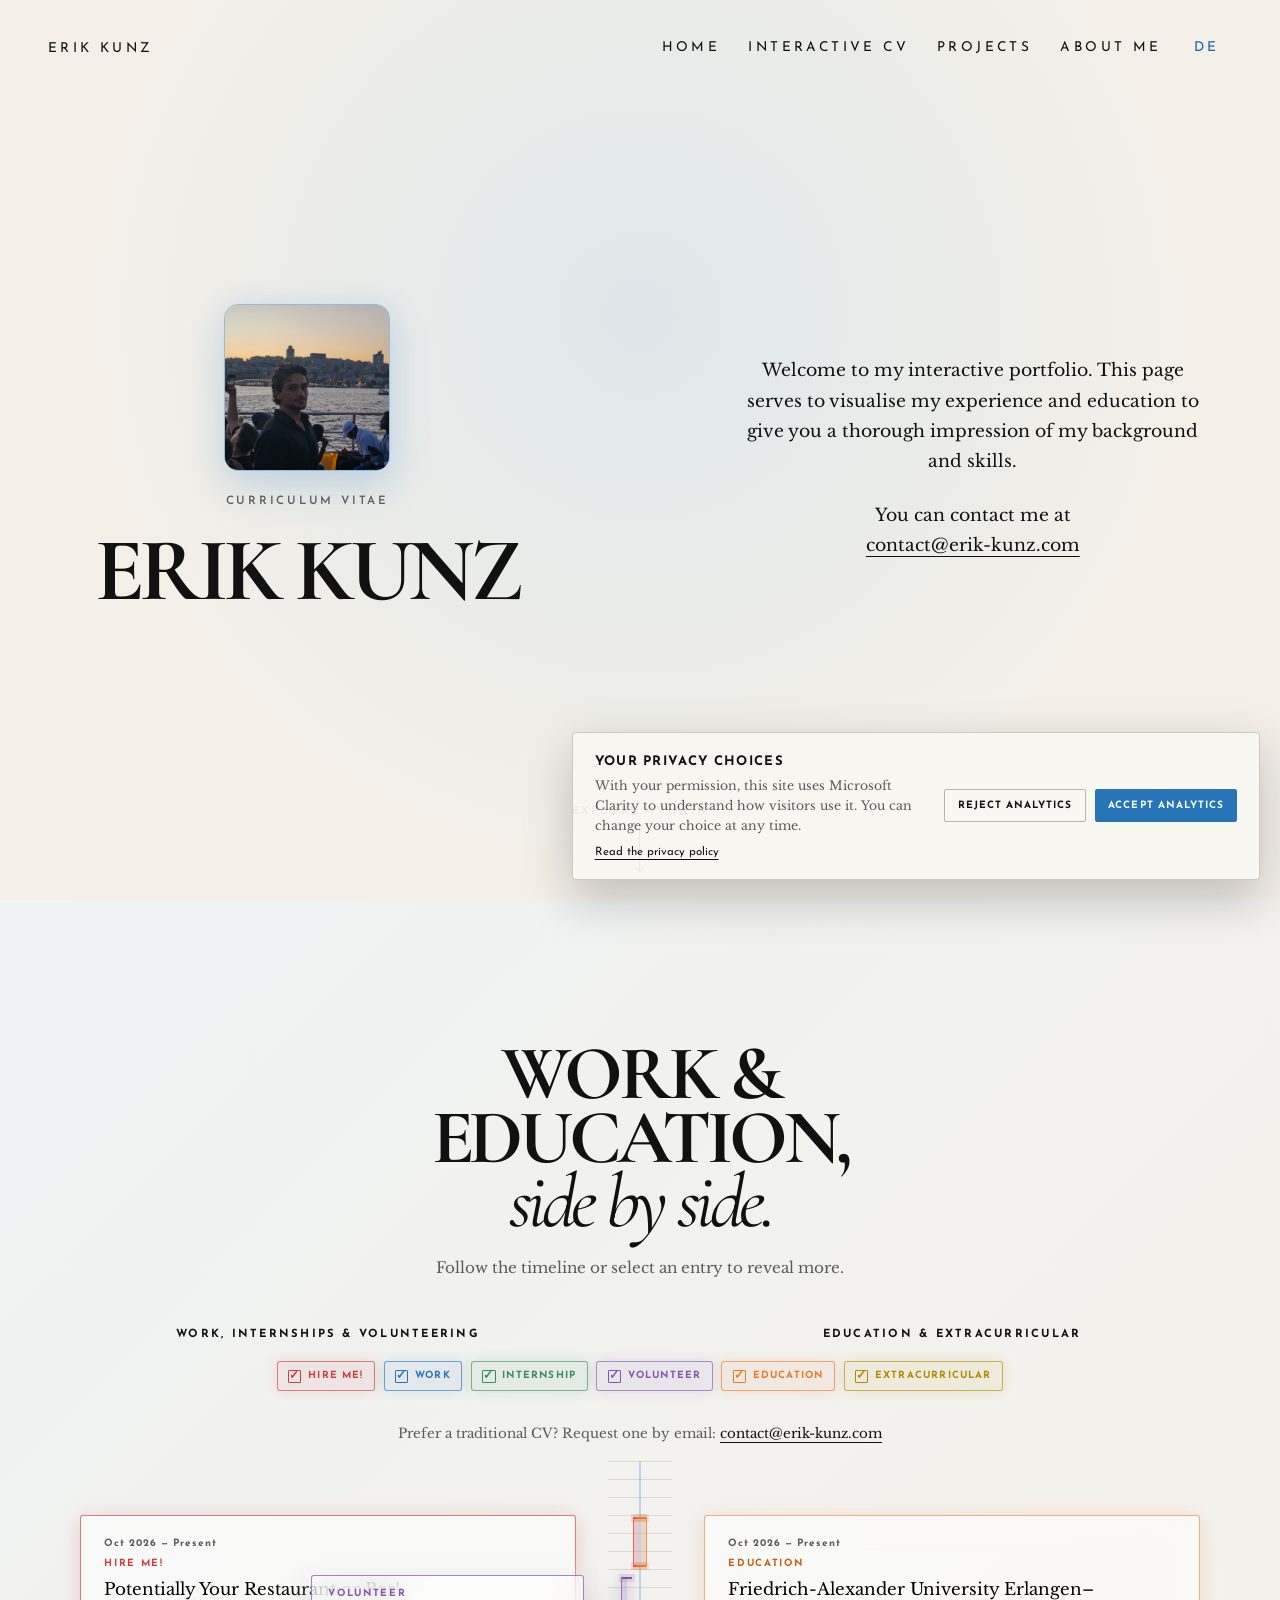
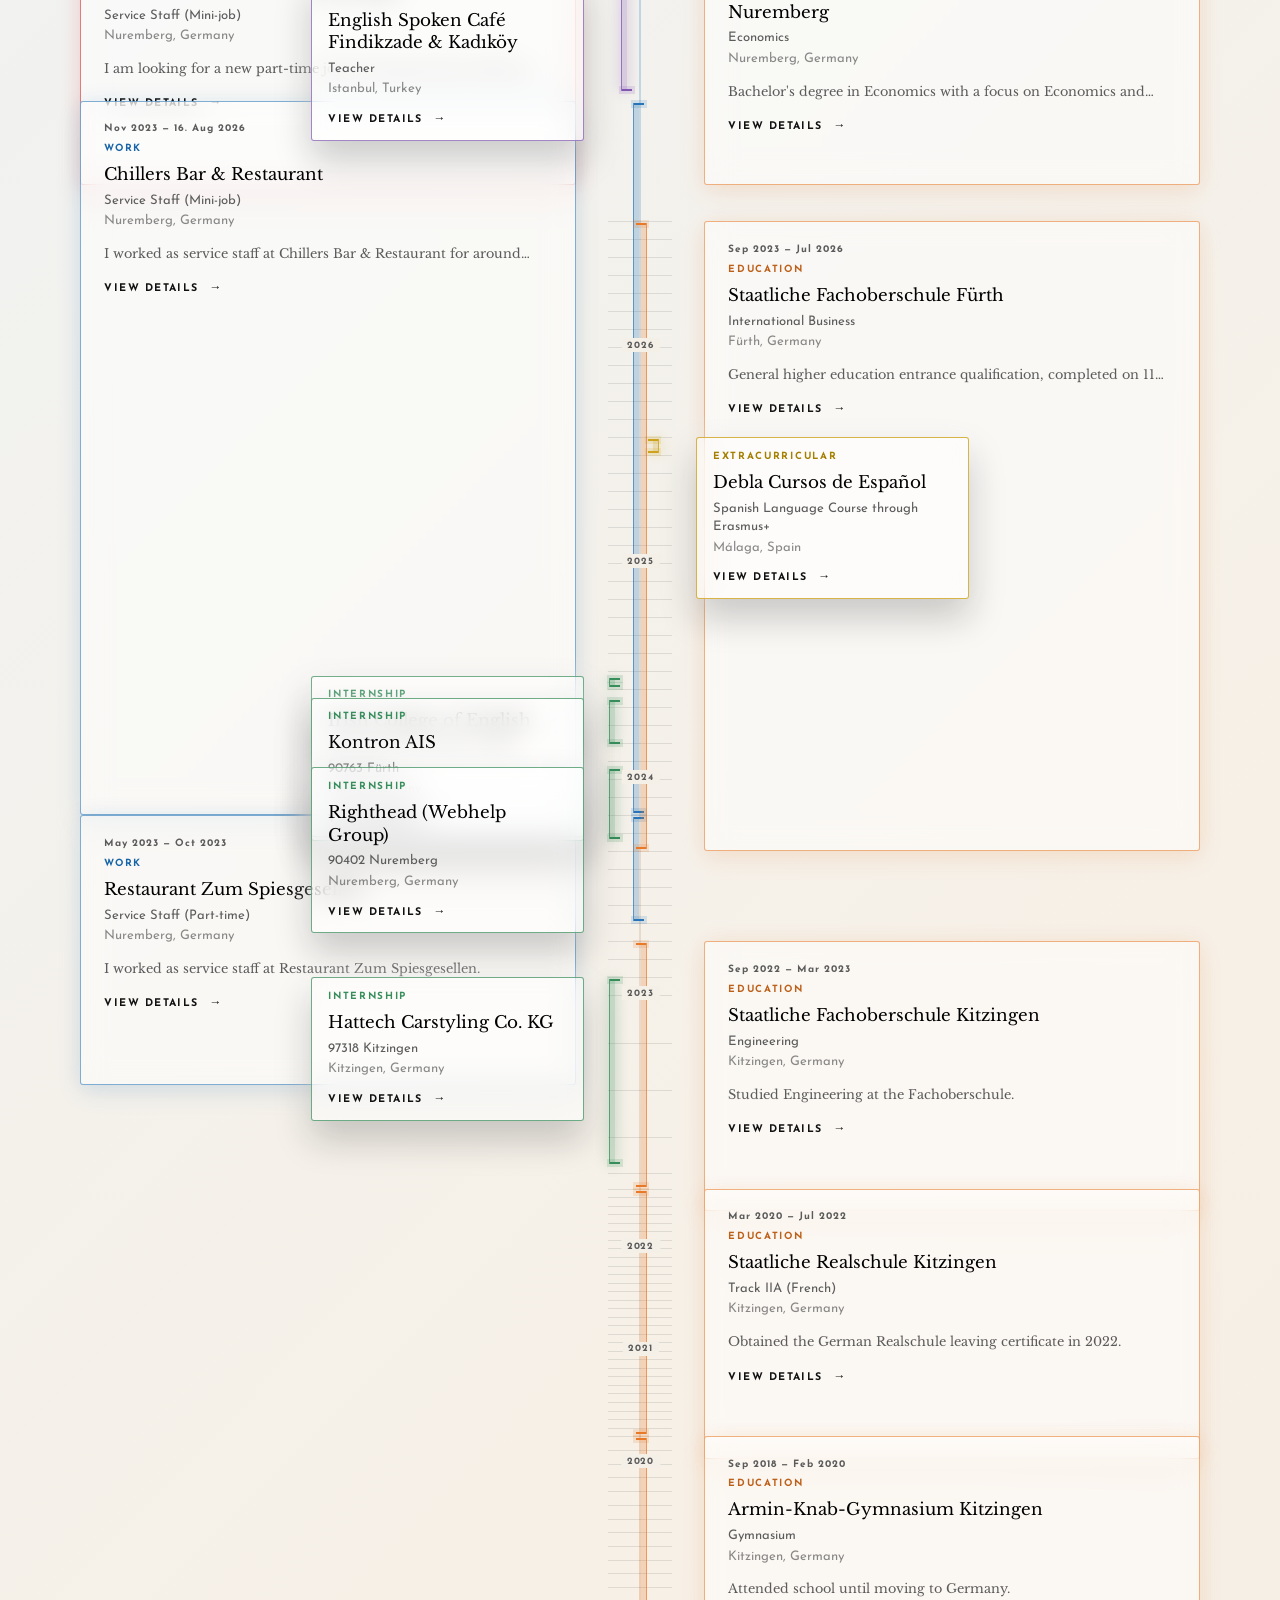
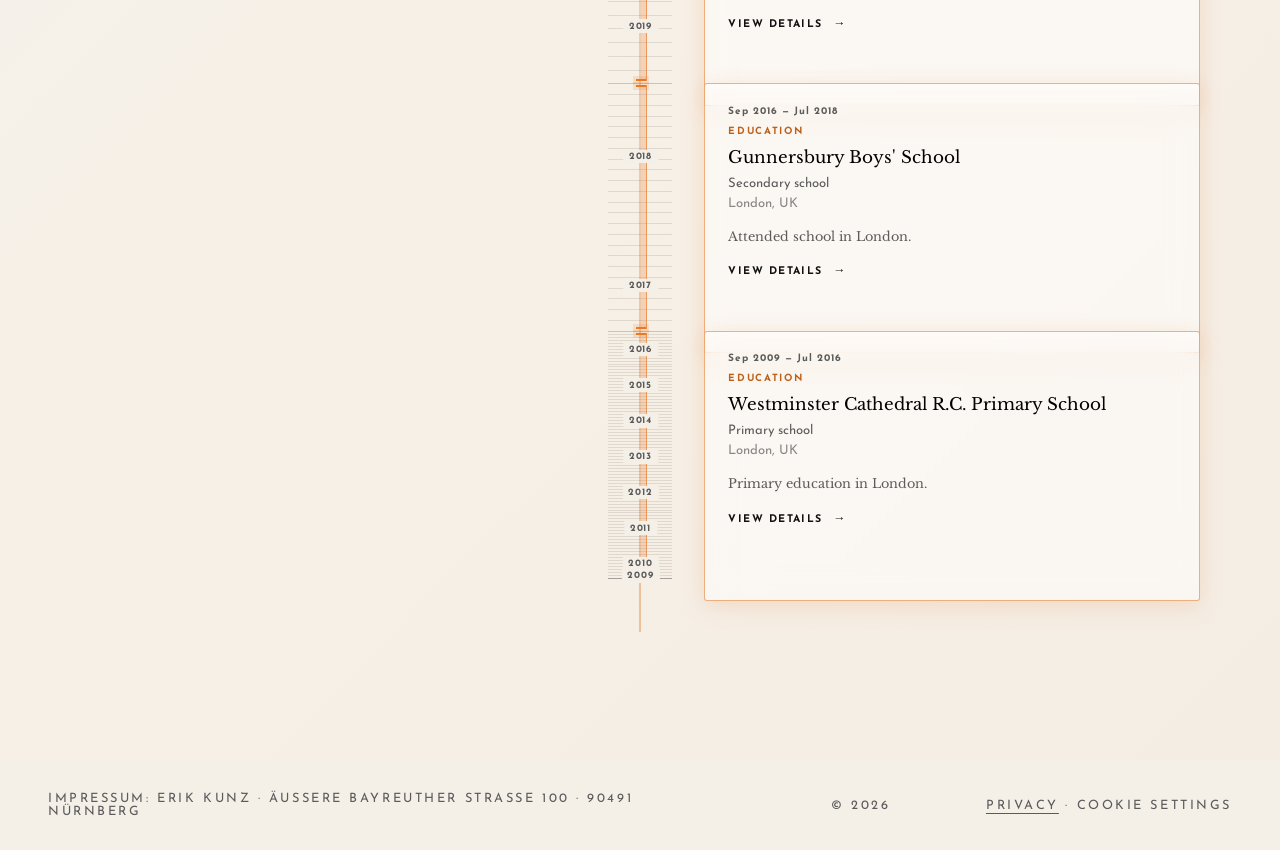
<file: index.html>
<!doctype html>
<html lang="en">
	<head>
		<meta charset="utf-8">
		<meta name="color-scheme" content="light dark">
		<meta name="viewport" content="width=device-width,initial-scale=1">
		<meta name="description" content="">
		<link rel="icon" type="image/png" sizes="32x32" href="images/favicon/favicon-32.png">
		<link rel="icon" type="image/png" sizes="16x16" href="images/favicon/favicon-16.png">
		<link rel="apple-touch-icon" sizes="180x180" href="images/favicon/apple-touch-icon.png">
		<link rel="manifest" href="site.webmanifest">
		<title></title>
		<link rel="stylesheet" href="style.css">
	</head>
	<body data-page="home">
		<div class="page cv-home">
			<section class="intro" aria-labelledby="intro-title">
				<div class="intro-content">
					<div class="intro-identity">
						<img class="intro-portrait" alt="">
						<p class="eyebrow" id="intro-eyebrow"></p>
						<h1 id="intro-title"></h1>
					</div>
					<div class="intro-actions">
						<p class="lead" id="intro-description"></p>
						<p class="lead" id="intro-contact"></p>
					</div>
				</div>
				<a class="scroll-prompt" href="#cv"><span></span><i aria-hidden="true"></i></a>
			</section>
			<main id="cv" class="cv-section" aria-labelledby="cv-title">
				<header class="cv-heading"><h2 id="cv-title"><span id="cv-title-text"></span><br><em id="cv-title-emphasis"></em></h2><p id="cv-description"></p></header>
				<div class="timeline-key" id="timeline-key" role="group"></div>
				<div class="timeline-filters" id="timeline-filters" role="group"></div>
				<p class="traditional-cv-note" id="traditional-cv-note"></p><br>
				<div id="timeline" class="timeline mobile-work-active"></div>
			</main>
		</div>
		<script src="site-content.js" defer></script><script src="site.js" defer></script><script src="menu.js" defer></script><script src="footer.js" defer></script><script src="consent.js" defer></script><script src="cv-entries.js" defer></script><script src="cv-data.js" defer></script>
	</body>
</html>
</file>
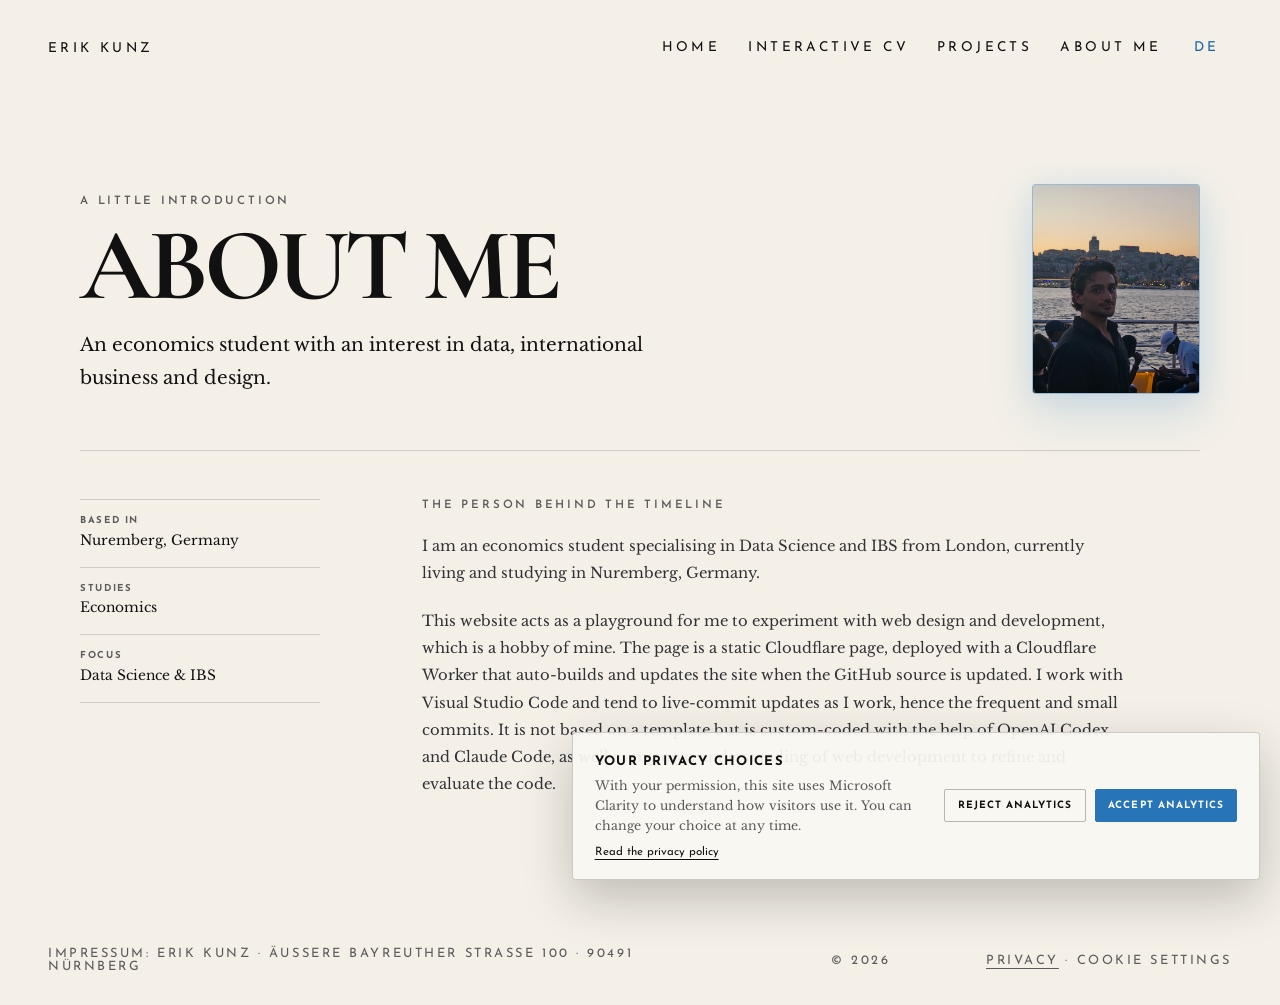
<file: about.html>
<!doctype html>
<html lang="en">
	<head>
		<meta charset="utf-8">
		<meta name="color-scheme" content="light dark">
		<meta name="viewport" content="width=device-width,initial-scale=1">
		<link rel="icon" type="image/png" sizes="32x32" href="images/favicon/favicon-32.png">
		<link rel="icon" type="image/png" sizes="16x16" href="images/favicon/favicon-16.png">
		<link rel="apple-touch-icon" sizes="180x180" href="images/favicon/apple-touch-icon.png">
		<link rel="manifest" href="site.webmanifest">
		<title></title>
		<meta name="description" content="">

		<link rel="stylesheet" href="style.css">
	</head>
	<body data-page="about">
		<div class="page about-page">
			<main class="about-content" aria-labelledby="about-title">
				<header class="about-hero">
					<div class="about-hero__copy">
						<p class="eyebrow" id="about-eyebrow"></p>
						<h1 id="about-title"></h1>
						<p class="lead" id="about-intro"></p>
					</div>
					<figure class="about-portrait"><img id="about-portrait" src="images/profile.jpg" alt=""></figure>
				</header>
				<section class="about-details">
					<aside class="about-facts" id="about-facts" aria-label="Profile details"></aside>
					<div class="about-story"><p class="eyebrow" id="about-story-label"></p><div id="about-copy"></div></div>
				</section>
			</main>
		</div>
		<script src="site-content.js" defer></script>
		<script src="site.js" defer></script>
		<script src="menu.js" defer></script>
		<script src="footer.js" defer></script>
		<script src="consent.js" defer></script>
	</body>
</html>
</file>
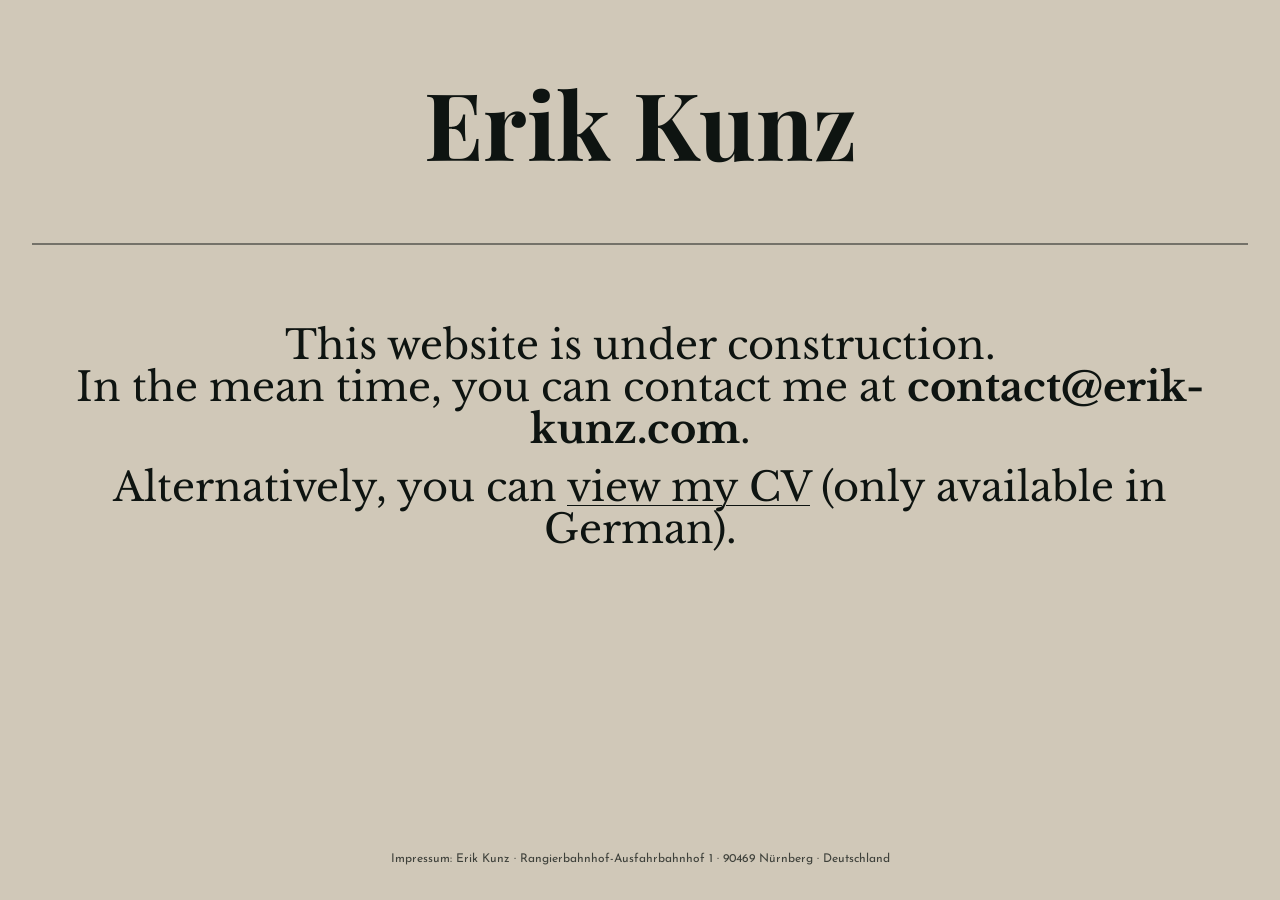
<file: index-old.html>
<!doctype html>
<html lang="en">
	<head>
		<meta charset="utf-8">
		<meta name="viewport" content="width=device-width,initial-scale=1">
		<title>Erik Kunz</title>

		<!-- Google Fonts provided by user -->
		<link rel="preconnect" href="https://fonts.googleapis.com">
		<link rel="preconnect" href="https://fonts.gstatic.com" crossorigin>
		<link href="https://fonts.googleapis.com/css2?family=Cormorant+Garamond:ital,wght@0,300..700;1,300..700&family=Josefin+Sans:ital,wght@0,100..700;1,100..700&family=Libre+Baskerville:ital,wght@0,400..700;1,400..700&family=Libre+Bodoni:ital,wght@0,400..700;1,400..700&family=Playfair+Display+SC:ital,wght@0,400;0,700;0,900;1,400;1,700;1,900&family=Playfair+Display:ital,wght@0,400..900;1,400..900&display=swap" rel="stylesheet">

		<style>
			/* Page color scheme */
			:root{
				--bg: #D0C8B8;
				--text: #0E1411;
			}

			@media (prefers-color-scheme: dark) {
				:root{
					--bg: #0E1411;
					--text: #D0C8B8;
				}
			}

			html,body{
				height:100%;
				margin:0;
				display:flex;
				flex-direction:column;
				background:var(--bg);
				color:var(--text);
				-webkit-font-smoothing:antialiased;
				-moz-osx-font-smoothing:grayscale;
			}

			/* Layout: header aligned to top with buffer; content centered horizontally */
			main.hero{
				flex:1;
				display:flex;
				flex-direction:column;
				align-items:center;
				/* push content toward top with a decent buffer */
				justify-content:flex-start;
				text-align:center;
				padding:5rem 2rem 2rem 2rem; /* top buffer, then horizontal padding */
				box-sizing:border-box;
			}

			/* Header */
			h1{
				font-family:'Playfair Display', serif;
				font-weight:700; /* Bold */
				font-size:70pt; /* As requested */
				line-height:0.9;
				margin:0;
			}

			/* Gap and thin horizontal rule between header and body */
			.gap{
				height:120pt; /* space between header and body */
				position:relative;
				width:100%;
			}

			.gap .rule{
				position:absolute;
				left:0;
				right:0;
				top:50%;
				height:1px; /* very thin line */
				background:var(--text);
				transform:translateY(-50%);
				opacity:0.95;
			}

			/* Body text */
			.lead{
				font-family:'Libre Baskerville', serif;
				font-size:30pt; /* changed per request */
				font-weight:400;
				margin:0; /* margin is provided by .gap */
				line-height:1.05;
			}

			/* one-line gap used before the lebenslauf link */
			.one-line-gap{ height:1em; }

			/* Links inside body lead text should match body appearance, only underlined */
			.lead a{
				color:var(--text);
				text-decoration:underline;
				text-underline-offset:4px;
				text-decoration-thickness:1px;
				font-family:inherit;
				font-size:inherit;
			}

			/* Responsive adjustments: scale down on small screens */
			@media (max-width:900px){
				h1{font-size:36pt}
				.lead{font-size:20pt}
			}

			@media (max-width:420px){
				h1{font-size:26pt}
				.lead{font-size:16pt}
			}

			.imprint{
				font-family:'Josefin Sans', sans-serif;
				font-size:0.75rem;
				line-height:1.5;
				text-align:center;
				color:var(--text);
				opacity:.75;
				margin:0;
				padding:1rem 2rem 2rem;
				box-sizing:border-box;
			}
		</style>
	</head>
	<body>
		<main class="hero">
			<h1>Erik Kunz</h1>
			<div class="gap" aria-hidden="true"><div class="rule"></div></div>
			<p class="lead">This website is under construction.</p>
			<p class="lead">In the mean time, you can contact me at <b>contact@erik-kunz.com</b>.</p>
			<!-- one-line gap, then link to Lebenslauf page -->
			<div class="one-line-gap" aria-hidden="true"></div>
			<p class="lead" style="margin:0;">Alternatively, you can <a href="lebenslauf.html">view my CV</a> (only available in German).</p>
		</main>
		<footer class="imprint">Impressum: Erik Kunz · Rangierbahnhof-Ausfahrbahnhof 1 · 90469 Nürnberg · Deutschland</footer>
	</body>
</html>
</file>
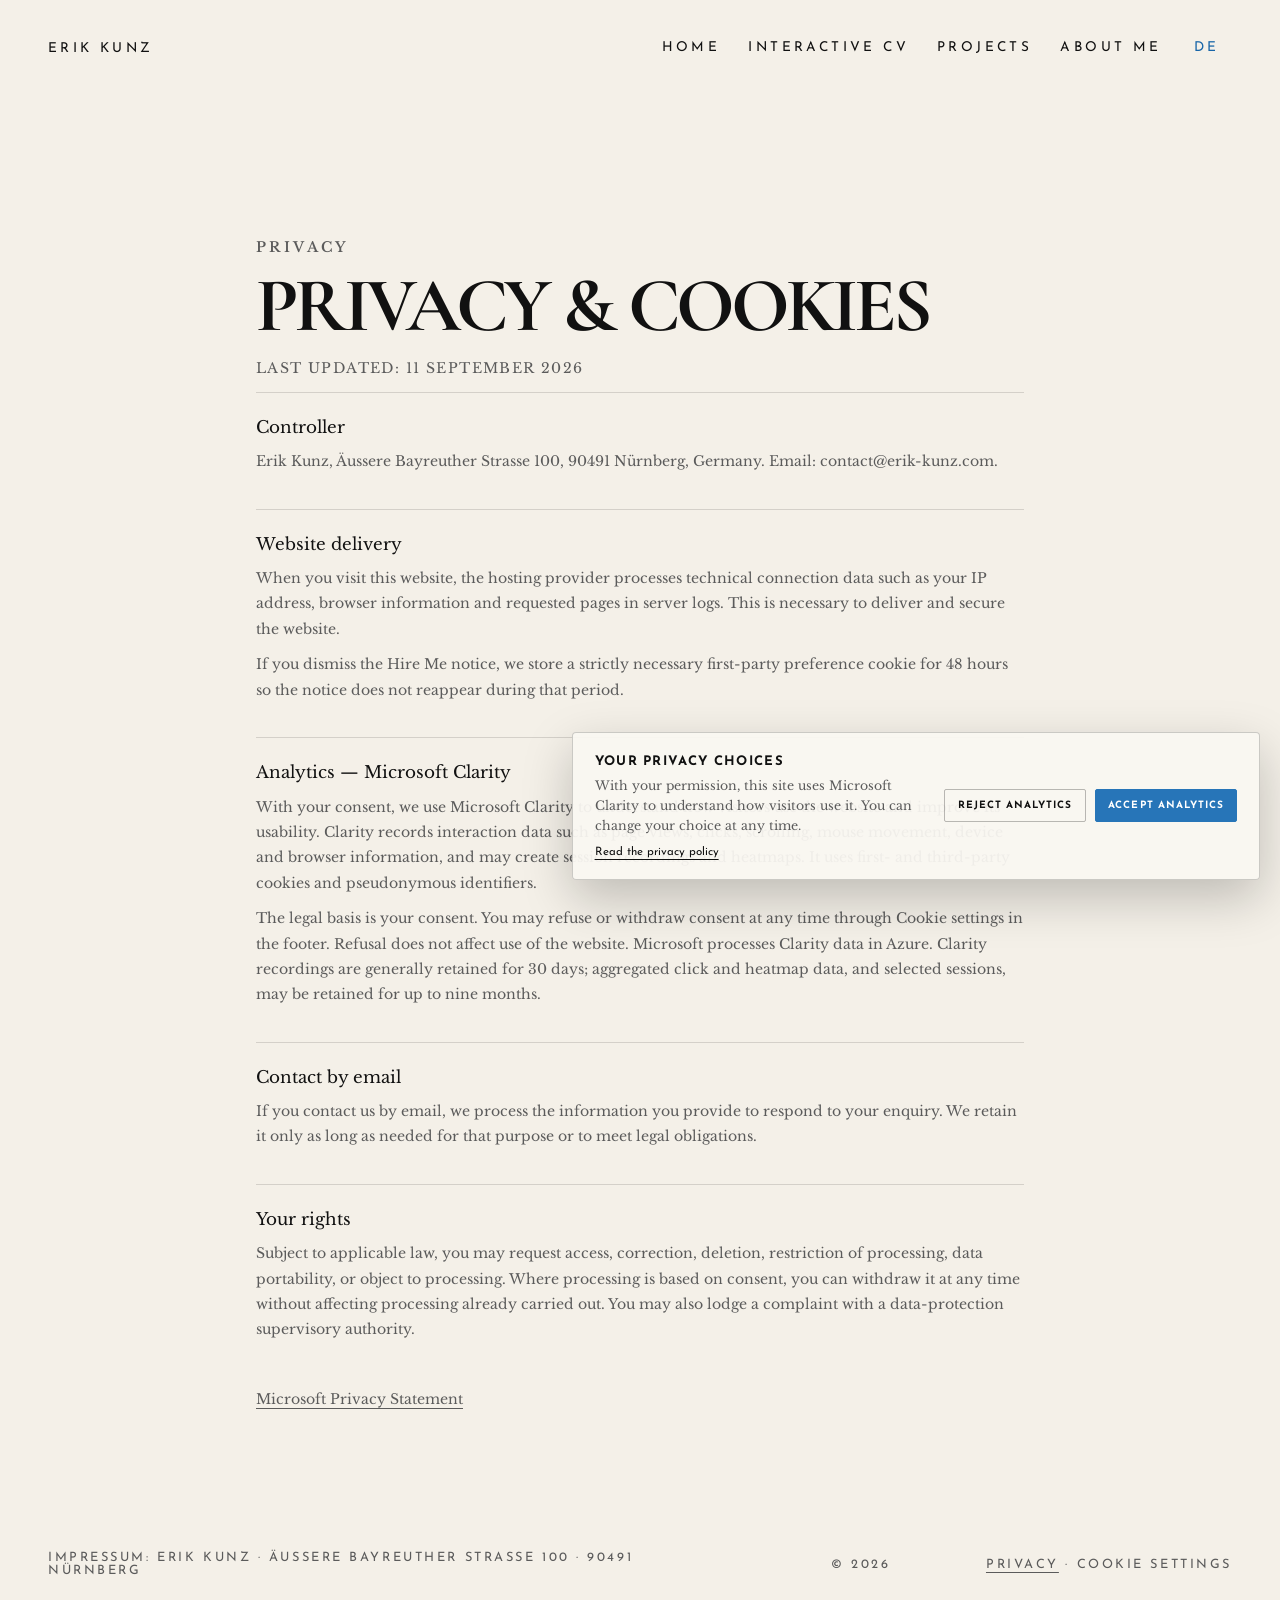
<file: privacy.html>
<!doctype html>
<html lang="en">
	<head>
		<meta charset="utf-8">
		<meta name="color-scheme" content="light dark">
		<meta name="viewport" content="width=device-width,initial-scale=1">
		<meta name="description" content="">
		<link rel="icon" type="image/png" sizes="32x32" href="images/favicon/favicon-32.png">
		<link rel="icon" type="image/png" sizes="16x16" href="images/favicon/favicon-16.png">
		<link rel="apple-touch-icon" sizes="180x180" href="images/favicon/apple-touch-icon.png">
		<link rel="manifest" href="site.webmanifest">
		<title></title>
		<link rel="stylesheet" href="style.css">
	</head>
	<body data-page="privacy">
		<div class="page privacy-page">
			<main class="privacy-content" aria-labelledby="privacy-title">
				<p class="eyebrow" id="privacy-eyebrow"></p>
				<h1 id="privacy-title"></h1>
				<p class="privacy-updated" id="privacy-updated"></p>
				<div id="privacy-content"></div>
			</main>
		</div>
		<script src="site-content.js" defer></script>
		<script src="site.js" defer></script>
		<script src="menu.js" defer></script>
		<script src="footer.js" defer></script>
		<script src="consent.js" defer></script>
	</body>
</html>
</file>
<file: style.css>
:root{
	color-scheme:light dark;
	--card-bg:rgba(255,255,255,.5);
	--card-active-bg:rgba(255,255,255,.88);
	--card-halo:rgba(255,255,255,.6);
	--nested-card-halo:rgba(255,255,255,.55);
	--modal-bg:rgba(249,247,242,.94);
	--menu-bg:rgba(244,240,232,.94);
	--detail-text:#303235;
	--location-text:rgba(91,91,91,.72);
	--cv-bg:linear-gradient(135deg,#eff3f4 0%,#f7f0e6 68%,#f4ede4 100%);
	--bg:#F4F0E8;
	--text:#111111;
	--muted:#5B5B5B;
}
@font-face{font-family:'Cormorant Garamond';font-style:normal;font-weight:300 700;font-display:swap;src:url('files/fonts/Cormorant_Garamond/CormorantGaramond-VariableFont_wght.ttf') format('truetype')}
@font-face{font-family:'Cormorant Garamond';font-style:italic;font-weight:300 700;font-display:swap;src:url('files/fonts/Cormorant_Garamond/CormorantGaramond-Italic-VariableFont_wght.ttf') format('truetype')}
@font-face{font-family:'Josefin Sans';font-style:normal;font-weight:100 700;font-display:swap;src:url('files/fonts/Josefin_Sans/JosefinSans-VariableFont_wght.ttf') format('truetype')}
@font-face{font-family:'Josefin Sans';font-style:italic;font-weight:100 700;font-display:swap;src:url('files/fonts/Josefin_Sans/JosefinSans-Italic-VariableFont_wght.ttf') format('truetype')}
@font-face{font-family:'Libre Baskerville';font-style:normal;font-weight:400 700;font-display:swap;src:url('files/fonts/Libre_Baskerville/LibreBaskerville-VariableFont_wght.ttf') format('truetype')}
@font-face{font-family:'Libre Baskerville';font-style:italic;font-weight:400 700;font-display:swap;src:url('files/fonts/Libre_Baskerville/LibreBaskerville-Italic-VariableFont_wght.ttf') format('truetype')}
*,*::before,*::after{box-sizing:border-box;}
html,body{height:100%;margin:0;background:var(--bg);color:var(--text);font-family:'Josefin Sans',sans-serif;-webkit-font-smoothing:antialiased;-moz-osx-font-smoothing:grayscale;}
body{display:flex;flex-direction:column;}
.page{min-height:100vh;display:grid;grid-template-rows:auto 1fr auto;row-gap:2rem;padding:2rem 3rem;position:relative;}
.top{display:flex;align-items:center;justify-content:space-between;gap:1rem;text-transform:uppercase;font-size:.85rem;letter-spacing:.25em;min-width:0;}
.main-content{display:flex;flex-direction:column;justify-content:center;gap:1.5rem;max-width:65rem;}
h1{font-family:'Cormorant Garamond',serif;font-size:clamp(4rem,7vw,8rem);line-height:.9;margin:0;text-transform:uppercase;letter-spacing:-.05em;}
.lead{font-family:'Libre Baskerville',serif;font-size:clamp(1.05rem,1.6vw,1.55rem);line-height:1.75;max-width:44rem;margin:0;color:var(--text);}
.footer{display:flex;justify-content:space-between;align-items:center;flex-wrap:wrap;font-size:.8rem;color:var(--muted);text-transform:uppercase;letter-spacing:.2em;}
.footer div{max-width:50%;white-space:normal;}
@media(max-width:900px){
	.page{padding:2rem 2rem;}
	.top{flex-wrap:nowrap;}
	.footer{flex-direction:column;align-items:flex-start;gap:.75rem;}
}
@media(max-width:620px){
	h1{font-size:3.2rem;}
	.lead{font-size:1rem;}
	.footer div:first-child{width:100%;max-width:100%;}
}
@media(max-width:420px){
	h1{font-size:2.6rem;}
}

/* Homepage CV timeline */
.cv-home{display:block;flex:0 0 auto;padding:0;overflow-x:clip;background:var(--bg)}.cv-home>.top{position:absolute;top:2rem;left:3rem;right:3rem;z-index:4}.cv-home>.footer{margin:0 3rem;padding:2rem 0}.intro{min-height:100svh;display:grid;place-items:center;position:relative;padding:7rem 2rem 6rem;text-align:center;background:radial-gradient(circle at 50% 35%,rgba(125,190,245,.18),transparent 35rem),var(--bg)}.intro-content{position:relative;z-index:1;display:flex;flex-direction:column;align-items:center;gap:1.5rem}.eyebrow{margin:0;color:var(--muted);font-size:.72rem;font-weight:600;text-transform:uppercase;letter-spacing:.24em}.intro .lead{font-size:clamp(1rem,1.35vw,1.25rem)}.lead a,.intro-link a{color:inherit;text-underline-offset:5px;text-decoration-thickness:1px}.intro-link{margin:0;font-family:'Libre Baskerville',serif;font-size:.95rem}.intro-link span{margin-left:.25rem;color:#2775b8}.scroll-prompt{position:absolute;bottom:1.8rem;z-index:1;display:flex;flex-direction:column;align-items:center;gap:.65rem;color:var(--text);text-decoration:none;font-size:.68rem;font-weight:600;text-transform:uppercase;letter-spacing:.2em}.scroll-prompt i{display:block;width:1px;height:2.75rem;background:var(--text);position:relative}.scroll-prompt i::after{content:"";position:absolute;bottom:0;left:-3px;width:7px;height:7px;border-right:1px solid var(--text);border-bottom:1px solid var(--text);transform:rotate(45deg)}.cv-section{padding:8rem max(3rem,calc((100vw - 78rem)/2));position:relative;background:var(--cv-bg)}.cv-heading{text-align:center;margin:0 auto 3rem;max-width:42rem}.cv-heading h2{font-family:'Cormorant Garamond',serif;font-size:clamp(3.3rem,6vw,6rem);line-height:.83;text-transform:uppercase;letter-spacing:-.055em;margin:.9rem 0 1.35rem}.cv-heading h2 em{font-weight:400;text-transform:none;letter-spacing:-.06em}.cv-heading>p:last-child{font-family:'Libre Baskerville',serif;font-size:.95rem;line-height:1.7;margin:0;color:var(--muted)}.timeline-key{max-width:70rem;margin:0 auto 1.6rem;display:grid;grid-template-columns:minmax(0,1fr) minmax(0,1fr);gap:8rem;font-size:.7rem;font-weight:700;letter-spacing:.2em;text-transform:uppercase}.work-key{text-align:right;color:#1765a8}.education-key{color:#bd611a}.timeline{max-width:70rem;margin:auto;position:relative}.timeline::before{content:"";position:absolute;top:0;bottom:0;left:50%;width:1px;background:linear-gradient(#80b8e6,#dcc6ae 48%,#e8914d);transform:translateX(-50%)}.timeline-row{display:grid;grid-template-columns:minmax(0,1fr) 8rem minmax(0,1fr);gap:1.4rem;align-items:start;min-height:10.5rem;position:relative;padding-bottom:2.75rem}.entry-slot--left{display:flex;justify-content:flex-end}.entry-slot--right{display:flex;justify-content:flex-start}.timeline-marker{display:flex;position:relative;justify-content:center;padding-top:1.35rem;min-height:3rem}.timeline-marker span{display:block;width:.85rem;height:.85rem;border:3px solid #eaf2f4;border-radius:50%;background:#2775b8;box-shadow:0 0 0 4px rgba(39,117,184,.18);position:absolute;z-index:1}.education .timeline-marker span{background:#e77928;box-shadow:0 0 0 4px rgba(231,121,40,.18)}.timeline-marker time{position:absolute;top:2.8rem;white-space:nowrap;color:var(--muted);font-size:.64rem;font-weight:700;letter-spacing:.09em;text-align:center}.timeline-card{appearance:none;border:1px solid;display:flex;text-align:left;flex-direction:column;align-items:flex-start;width:min(100%,29rem);padding:1.35rem 1.45rem 1.3rem;background:var(--card-bg);border-radius:3px;cursor:pointer;font:inherit;transition:transform .25s ease,box-shadow .25s ease,background .25s ease}.timeline-card:hover,.timeline-card:focus-visible,.timeline-card.is-open{transform:translateY(-4px);background:var(--card-active-bg);outline:none}.timeline-card--work{border-color:rgba(39,117,184,.58);box-shadow:0 8px 25px rgba(39,117,184,.12),0 0 22px rgba(39,117,184,.08)}.timeline-card--work:hover,.timeline-card--work:focus-visible,.timeline-card--work.is-open{box-shadow:0 15px 32px rgba(39,117,184,.2),0 0 30px rgba(39,117,184,.16)}.timeline-card--education{border-color:rgba(231,121,40,.58);box-shadow:0 8px 25px rgba(231,121,40,.11),0 0 22px rgba(231,121,40,.07)}.timeline-card--education:hover,.timeline-card--education:focus-visible,.timeline-card--education.is-open{box-shadow:0 15px 32px rgba(231,121,40,.19),0 0 30px rgba(231,121,40,.14)}.card-type{font-size:.62rem;font-weight:700;letter-spacing:.17em;text-transform:uppercase;color:#1765a8;margin-bottom:.7rem}.timeline-card--education .card-type{color:#bd611a}.card-date{display:none}.timeline-card strong{font-family:'Libre Baskerville',serif;font-size:1.05rem;line-height:1.35;font-weight:400}.card-organisation{font-size:.82rem;line-height:1.4;color:var(--muted);margin-top:.32rem}.card-more{margin-top:1.2rem;font-size:.66rem;font-weight:700;text-transform:uppercase;letter-spacing:.14em;color:var(--text)}.card-more b{font-size:1rem;line-height:0;margin-left:.35rem;font-weight:400}.is-open .card-more b{display:inline-block;transform:rotate(45deg)}.card-details{display:none;opacity:0;color:var(--muted);font-family:'Libre Baskerville',serif;font-size:.83rem;line-height:1.65;overflow:hidden;margin-top:0}.is-open .card-details{display:block;opacity:1;margin-top:.9rem}.cv-edit-note{text-align:center;margin:1.5rem 0 0;color:var(--muted);font-size:.75rem}.cv-edit-note code{font-family:inherit;color:var(--text)}
@media(max-width:900px){.cv-home>.top{left:2rem;right:2rem}.cv-home>.footer{margin-left:2rem;margin-right:2rem}.cv-section{padding:6rem 2rem}.timeline-key{gap:6rem}.timeline-row{grid-template-columns:minmax(0,1fr) 6rem minmax(0,1fr);gap:1rem}}@media(max-width:620px){.cv-home>.top{top:1.5rem;left:1.25rem;right:1.25rem}.cv-home>.footer{margin-left:1.25rem;margin-right:1.25rem}.intro{padding-left:1.25rem;padding-right:1.25rem}.cv-section{padding:5rem 1.25rem}.timeline-key{display:flex;gap:1rem;margin-left:3.25rem}.work-key{text-align:left}.timeline::before{left:.4rem;transform:none}.timeline-row{display:block;padding:0 0 1.25rem 2rem;min-height:0}.timeline-marker{position:absolute;left:0;top:1.15rem;padding:0;min-height:0}.timeline-marker time{display:none}.timeline-marker span{position:static;width:.8rem;height:.8rem}.entry-slot{display:none}.entry-slot--left,.entry-slot--right{display:flex;justify-content:flex-start}.timeline-card{width:100%;padding:1.2rem}.card-date{display:block;order:-1;margin-bottom:.6rem;font-size:.63rem;color:var(--muted);font-weight:700;letter-spacing:.1em}.cv-heading h2{font-size:3.65rem}.cv-edit-note{margin-top:1rem}}

/* Date-scaled timeline: one vertical unit equals one calendar month. */
.timeline{--month-size:18px;min-height:calc(var(--timeline-months) * var(--month-size));}.timeline-item{position:absolute;top:calc(var(--start-month) * var(--month-size));width:calc(50% - 4rem);height:max(calc(var(--duration-months) * var(--month-size)),11.75rem);z-index:2}.timeline-item.work{left:0}.timeline-item.education{right:0}.timeline-item::before{content:"";position:absolute;top:1.35rem;width:4rem;border-top:1px solid rgba(17,17,17,.2)}.timeline-item.work::before{right:-4rem}.timeline-item.education::before{left:-4rem}.timeline-item::after{content:"";position:absolute;top:1.01rem;width:.85rem;height:.85rem;border:3px solid #eaf2f4;border-radius:50%;background:#2775b8;box-shadow:0 0 0 4px rgba(39,117,184,.18)}.timeline-item.work::after{right:-4.43rem}.timeline-item.education::after{left:-4.43rem;background:#e77928;box-shadow:0 0 0 4px rgba(231,121,40,.18)}.timeline-item .timeline-card{height:100%;min-height:11.75rem;width:100%;position:relative;z-index:1}.timeline-item .card-date{display:block;order:-1;margin-bottom:.6rem;font-size:.63rem;color:var(--muted);font-weight:700;letter-spacing:.1em}.card-preview{display:-webkit-box;-webkit-box-orient:vertical;-webkit-line-clamp:1;overflow:hidden;margin-top:.85rem;color:var(--muted);font-family:'Libre Baskerville',serif;font-size:.8rem;line-height:1.5}.is-open .card-preview{display:none}.year-tick{position:absolute;top:calc(var(--tick-month) * var(--month-size));left:50%;width:1px;border-top:1px solid rgba(17,17,17,.25);z-index:1}.year-tick span{position:absolute;left:50%;top:-.63rem;transform:translateX(-50%);padding:.15rem .38rem;background:var(--bg);color:var(--muted);font-size:.6rem;font-weight:700;letter-spacing:.08em}.timeline-row,.timeline-marker{display:none}
@media(max-width:900px){.timeline-item{width:calc(50% - 3rem)}.timeline-item::before{width:3rem}.timeline-item.work::before{right:-3rem}.timeline-item.education::before{left:-3rem}.timeline-item.work::after{right:-3.43rem}.timeline-item.education::after{left:-3.43rem}}
@media(max-width:620px){.timeline{--month-size:17px}.timeline::before{left:.4rem}.timeline-item{left:2rem!important;right:auto!important;width:calc(100% - 2rem);height:max(calc(var(--duration-months) * var(--month-size)),11.5rem)}.timeline-item::before{display:none}.timeline-item::after{top:1.01rem;left:-2.43rem!important;right:auto!important}.year-tick{left:.4rem}.year-tick span{left:.7rem;transform:none}.timeline-item .timeline-card{min-height:11.5rem}.timeline-key{margin-left:2rem}.card-preview{margin-top:.7rem}}

/* Cards retain breathing room even when their real dates are close together. */
.timeline-item::before{display:none}.timeline-connector{position:absolute;top:calc(1.35rem - var(--marker-distance) * var(--month-size));width:4rem;height:calc(var(--marker-distance) * var(--month-size));border-top:1px solid rgba(17,17,17,.2);z-index:0}.timeline-item.work .timeline-connector{right:-4rem;border-left:1px solid rgba(17,17,17,.2)}.timeline-item.education .timeline-connector{left:-4rem;border-right:1px solid rgba(17,17,17,.2)}.timeline-item::after{top:calc(1.01rem - var(--marker-distance) * var(--month-size))}
@media(max-width:900px){.timeline-connector{width:3rem}.timeline-item.work .timeline-connector{right:-3rem}.timeline-item.education .timeline-connector{left:-3rem}}@media(max-width:620px){.timeline-connector{display:none}.timeline-item::after{top:calc(1.01rem - var(--marker-distance) * var(--month-size))}}
.card-location{font-size:.82rem;line-height:1.4;color:var(--location-text);margin-top:.12rem}

/* Placement ranges show their real start and end on the shared time axis. */
.timeline-range{position:absolute;top:calc(var(--range-start) * var(--month-size));height:calc(var(--range-duration) * var(--month-size));width:6px;pointer-events:none;z-index:1}.timeline-range.work{left:calc(50% - 1px);transform:translateX(-100%);background:rgba(39,117,184,.25);border-left:1px solid rgba(39,117,184,.65)}.timeline-range.education{left:calc(50% + 1px);background:rgba(231,121,40,.25);border-right:1px solid rgba(231,121,40,.65)}.timeline-range::before,.timeline-range::after{content:"";position:absolute;width:.7rem;height:.7rem;border:2px solid #eaf2f4;border-radius:50%;z-index:1}.timeline-range.work::before,.timeline-range.work::after{right:-.41rem;background:#2775b8;box-shadow:0 0 0 3px rgba(39,117,184,.16)}.timeline-range.education::before,.timeline-range.education::after{left:-.41rem;background:#e77928;box-shadow:0 0 0 3px rgba(231,121,40,.16)}.timeline-range::before{top:-.35rem}.timeline-range::after{bottom:-.35rem}.range-boundary{position:absolute;z-index:2;white-space:nowrap;font-size:.6rem;font-weight:700;letter-spacing:.07em;color:var(--muted);line-height:1}.range-boundary--end{top:0;transform:translateY(-50%)}.range-boundary--start{bottom:0;transform:translateY(50%)}.timeline-range.work .range-boundary{right:1rem;text-align:right}.timeline-range.education .range-boundary{left:1rem}.timeline-item.is-nested{z-index:calc(10 + var(--nest-level))}.timeline-item.is-nested .timeline-card{width:calc(100% - var(--nest-inset));box-shadow:0 18px 36px rgba(17,17,17,.2),0 0 28px var(--nested-card-halo)}.timeline-item.work.is-nested .timeline-card{margin-left:auto}.timeline-item.education.is-nested .timeline-card{margin-right:auto}
@media(max-width:620px){.timeline-range{left:.4rem!important;transform:translateX(-50%)!important;width:5px}.timeline-range.work,.timeline-range.education{border-left:1px solid transparent;border-right:1px solid transparent}.timeline-range.work{background:rgba(39,117,184,.25);border-left-color:rgba(39,117,184,.65)}.timeline-range.education{background:rgba(231,121,40,.25);border-right-color:rgba(231,121,40,.65)}.timeline-range.work::before,.timeline-range.work::after,.timeline-range.education::before,.timeline-range.education::after{left:50%;right:auto;transform:translateX(-50%)}.range-boundary{display:none}.timeline-item.is-nested .timeline-card{width:calc(100% - var(--nest-inset))}}
.timeline-card{backdrop-filter:blur(14px);-webkit-backdrop-filter:blur(14px)}
.timeline-item:hover,.timeline-item:focus-within{z-index:100}
.timeline-item{height:auto;min-height:max(calc(var(--duration-months) * var(--month-size)),calc(var(--minimum-card-months) * var(--month-size)))}.timeline-item .timeline-card{height:auto;min-height:max(calc(var(--duration-months) * var(--month-size)),calc(var(--minimum-card-months) * var(--month-size)))}
.range-boundary{display:none}
.timeline-item,.timeline-item .timeline-card{min-height:max(calc(var(--duration-months) * var(--month-size)),calc(var(--entry-minimum-months,var(--minimum-card-months)) * var(--month-size)))}

/* Explicit compact tags */
.timeline-item.is-compact{z-index:30}.timeline-item.is-compact .timeline-card{width:70%;padding:.85rem 1rem .9rem;box-shadow:0 18px 36px rgba(17,17,17,.22),0 0 28px var(--card-halo)}.timeline-item.work.is-compact .timeline-card{margin-left:auto;transform:translateX(.5rem)}.timeline-item.education.is-compact .timeline-card{margin-right:auto;transform:translateX(-.5rem)}.timeline-card--compact .card-more{margin-top:.9rem}.timeline-card--internship{border-color:rgba(55,142,91,.72);box-shadow:0 9px 25px rgba(55,142,91,.17),0 0 22px rgba(55,142,91,.1)}.timeline-card--volunteer{border-color:rgba(129,86,177,.72);box-shadow:0 9px 25px rgba(129,86,177,.17),0 0 22px rgba(129,86,177,.1)}.timeline-card--extracurricular{border-color:rgba(205,162,28,.8);box-shadow:0 9px 25px rgba(205,162,28,.18),0 0 22px rgba(205,162,28,.1)}.timeline-item.tag-internship::after{background:#378e5b;box-shadow:0 0 0 4px rgba(55,142,91,.18)}.timeline-item.tag-volunteer::after{background:#8156b1;box-shadow:0 0 0 4px rgba(129,86,177,.18)}.timeline-item.tag-extracurricular::after{background:#cda21c;box-shadow:0 0 0 4px rgba(205,162,28,.19)}.timeline-range.tag-internship{background:rgba(55,142,91,.25);border-left-color:rgba(55,142,91,.75)}.timeline-range.tag-volunteer{background:rgba(129,86,177,.25);border-left-color:rgba(129,86,177,.75)}.timeline-range.tag-extracurricular{background:rgba(205,162,28,.28);border-right-color:rgba(205,162,28,.8)}.timeline-range.tag-internship::before,.timeline-range.tag-internship::after{background:#378e5b;box-shadow:0 0 0 3px rgba(55,142,91,.16)}.timeline-range.tag-volunteer::before,.timeline-range.tag-volunteer::after{background:#8156b1;box-shadow:0 0 0 3px rgba(129,86,177,.16)}.timeline-range.tag-extracurricular::before,.timeline-range.tag-extracurricular::after{background:#cda21c;box-shadow:0 0 0 3px rgba(205,162,28,.16)}
.timeline-item.is-compact{z-index:30}.timeline-item.is-compact .timeline-card{width:70%;padding:.85rem 1rem .9rem;box-shadow:0 18px 36px rgba(17,17,17,.22),0 0 28px var(--card-halo)}.timeline-item.work.is-compact .timeline-card{margin-left:auto}.timeline-item.education.is-compact .timeline-card{margin-right:auto}.timeline-card--compact .card-more{margin-top:.9rem}.timeline-card--internship{border-color:rgba(55,142,91,.72);box-shadow:0 9px 25px rgba(55,142,91,.17),0 0 22px rgba(55,142,91,.1)}.timeline-card--volunteer{border-color:rgba(129,86,177,.72);box-shadow:0 9px 25px rgba(129,86,177,.17),0 0 22px rgba(129,86,177,.1)}.timeline-card--extracurricular{border-color:rgba(205,162,28,.8);box-shadow:0 9px 25px rgba(205,162,28,.18),0 0 22px rgba(205,162,28,.1)}.timeline-card--internship .card-tag{color:#378e5b}.timeline-card--volunteer .card-tag{color:#8156b1}.timeline-card--extracurricular .card-tag{color:#a57f00}.timeline-item.tag-internship::after{background:#378e5b;box-shadow:0 0 0 4px rgba(55,142,91,.18)}.timeline-item.tag-volunteer::after{background:#8156b1;box-shadow:0 0 0 4px rgba(129,86,177,.18)}.timeline-item.tag-extracurricular::after{background:#cda21c;box-shadow:0 0 0 4px rgba(205,162,28,.19)}.timeline-range.tag-internship{background:rgba(55,142,91,.25);border-left-color:rgba(55,142,91,.75)}.timeline-range.tag-volunteer{background:rgba(129,86,177,.25);border-left-color:rgba(129,86,177,.75)}.timeline-range.tag-extracurricular{background:rgba(205,162,28,.28);border-right-color:rgba(205,162,28,.8)}.timeline-range.tag-internship::before,.timeline-range.tag-internship::after{background:#378e5b;box-shadow:0 0 0 3px rgba(55,142,91,.16)}.timeline-range.tag-volunteer::before,.timeline-range.tag-volunteer::after{background:#8156b1;box-shadow:0 0 0 3px rgba(129,86,177,.16)}.timeline-range.tag-extracurricular::before,.timeline-range.tag-extracurricular::after{background:#cda21c;box-shadow:0 0 0 3px rgba(205,162,28,.16)}
@media(max-width:620px){.timeline-item.is-compact .timeline-card{width:70%}}

/* Entry detail modal */
body.modal-open{overflow:hidden}.entry-modal[hidden]{display:none}.entry-modal{position:fixed;inset:0;z-index:1000;display:grid;place-items:center;padding:clamp(1rem,4vw,4rem)}.entry-modal__backdrop{position:absolute;inset:0;background:rgba(16,24,27,.28);backdrop-filter:blur(12px);-webkit-backdrop-filter:blur(12px)}.entry-modal__panel{position:relative;width:min(100%,62rem);max-height:100%;overflow:auto;padding:clamp(2rem,5vw,4.5rem);background:var(--modal-bg);border:1px solid rgba(17,17,17,.14);border-radius:5px;box-shadow:0 28px 90px rgba(0,0,0,.28);outline:none}.entry-modal__close{position:absolute;top:1rem;right:1rem;display:grid;place-items:center;width:2.5rem;height:2.5rem;border:1px solid rgba(17,17,17,.18);border-radius:50%;background:transparent;color:var(--text);font:1.8rem/1 'Josefin Sans',sans-serif;cursor:pointer}.entry-modal__close:hover,.entry-modal__close:focus-visible{background:rgba(17,17,17,.07);outline:none}.entry-modal__meta{margin:0 0 1rem;color:var(--muted);font-size:.7rem;font-weight:700;letter-spacing:.18em;text-transform:uppercase}.entry-modal h3{max-width:48rem;margin:0;font-family:'Cormorant Garamond',serif;font-size:clamp(2.6rem,6vw,5rem);font-weight:500;line-height:.92;letter-spacing:-.04em}.entry-modal__organisation,.entry-modal__location{margin:.9rem 0 0;font-size:1rem;line-height:1.4}.entry-modal__organisation{font-weight:600}.entry-modal__location{margin-top:.2rem;color:var(--muted)}.entry-modal__content{max-width:45rem;margin-top:2.5rem;font-family:'Libre Baskerville',serif;font-size:clamp(.95rem,1.35vw,1.12rem);line-height:1.85;color:var(--detail-text)}.entry-modal__content p{margin:0 0 1.25rem}.entry-modal__images{display:grid;grid-template-columns:repeat(auto-fit,minmax(14rem,1fr));gap:1rem;margin-top:2rem}.entry-modal__images:empty{display:none}.entry-modal__images figure{margin:0}.entry-modal__images img{display:block;width:100%;height:auto;border-radius:2px}.entry-modal__images figcaption{margin-top:.5rem;color:var(--muted);font-size:.75rem;line-height:1.4}@media(max-width:620px){.entry-modal{padding:.75rem}.entry-modal__panel{padding:3.5rem 1.4rem 1.75rem}.entry-modal h3{font-size:2.7rem}.entry-modal__content{margin-top:1.75rem;font-size:.92rem;line-height:1.75}.entry-modal__images{grid-template-columns:1fr}}

/* Timeline lanes: work and education remain central; tagged entries branch out. */
.timeline-range.tag-volunteer{left:calc(50% - 13px);transform:translateX(-100%);box-shadow:0 0 13px rgba(129,86,177,.38)}.timeline-range.tag-internship{left:calc(50% - 25px);transform:translateX(-100%);box-shadow:0 0 13px rgba(55,142,91,.38)}.timeline-range.tag-extracurricular{left:calc(50% + 13px);box-shadow:0 0 13px rgba(205,162,28,.42)}.timeline-item.work.tag-volunteer::after{right:calc(-4.43rem + .75rem)}.timeline-item.work.tag-internship::after{right:calc(-4.43rem + 1.5rem)}.timeline-item.education.tag-extracurricular::after{left:calc(-4.43rem + .75rem)}.timeline-item.work.tag-volunteer .timeline-connector{right:-3.25rem;width:3.25rem;border-color:rgba(129,86,177,.5)}.timeline-item.work.tag-internship .timeline-connector{right:-2.5rem;width:2.5rem;border-color:rgba(55,142,91,.5)}.timeline-item.education.tag-extracurricular .timeline-connector{left:-4.75rem;width:4.75rem;border-color:rgba(205,162,28,.55)}
@media(max-width:900px){.timeline-item.work.tag-volunteer .timeline-connector{right:-2.25rem;width:2.25rem}.timeline-item.work.tag-internship .timeline-connector{right:-1.5rem;width:1.5rem}.timeline-item.education.tag-extracurricular .timeline-connector{left:-3.75rem;width:3.75rem}}
.timeline-item.is-compact::after,.timeline-item.is-compact .timeline-connector{display:none}
.timeline-item::after{display:none}.timeline-range::before,.timeline-range::after{width:10px;height:2px;border:0;border-radius:0;box-shadow:none}.timeline-range.work::before,.timeline-range.work::after{right:-5px}.timeline-range.education::before,.timeline-range.education::after{left:-5px}.month-tick{position:absolute;top:calc(var(--tick-month) * var(--month-size));left:calc(50% - 2rem);width:4rem;border-top:1px solid rgba(17,17,17,.1);pointer-events:none;z-index:0}
@media(max-width:620px){.month-tick{left:0;width:2rem}.timeline-range.work::before,.timeline-range.work::after,.timeline-range.education::before,.timeline-range.education::after{left:50%;right:auto;transform:translateX(-50%)}}
.timeline-item.is-compact .timeline-connector{display:block;height:calc(var(--connector-length) * var(--month-size));border-top-width:2px;opacity:1}.timeline-item.is-compact.connector-down .timeline-connector{top:1.35rem;border-top:0;border-bottom-width:2px;border-bottom-style:solid}.timeline-item.tag-internship .timeline-connector{border-color:rgba(55,142,91,.82)}.timeline-item.tag-volunteer .timeline-connector{border-color:rgba(129,86,177,.82)}.timeline-item.tag-extracurricular .timeline-connector{border-color:rgba(205,162,28,.86)}
.timeline-item.work:not(.is-compact) .timeline-connector{border-color:rgba(39,117,184,.72);border-top-width:2px}.timeline-item.education:not(.is-compact) .timeline-connector{border-color:rgba(231,121,40,.76);border-top-width:2px}
.timeline-connector{display:none!important}.timeline-connectors{position:absolute;inset:0;z-index:1;pointer-events:none;overflow:visible}

/* Compact tagged cards reserve their existing timeline space, but their box
   only grows to the content it contains (up to that original size). */
.timeline-item.is-compact,.timeline-item.is-compact .timeline-card{height:auto;min-height:0}.timeline-item.is-compact .timeline-card{max-height:calc(var(--entry-minimum-months) * var(--month-size));overflow:auto}

.timeline-item.is-compact .timeline-card{width:55%}

/* The category labels become a compact, accessible view switcher on phones. */
.timeline-key button{text-align:center;appearance:none;border:0;padding:0;background:transparent;color:inherit;font:inherit;letter-spacing:inherit;text-transform:inherit;cursor:default}
@media(max-width:620px){.timeline-key{display:grid;grid-template-columns:minmax(0,1fr) minmax(0,1fr);gap:.5rem;margin:0 0 1.5rem}.timeline-key button{min-height:3.5rem;padding:.65rem .7rem;border:1px solid transparent;border-radius:3px;text-align:left;line-height:1.35;cursor:pointer;opacity:.48;transition:opacity .2s ease,background .2s ease,border-color .2s ease,box-shadow .2s ease}.timeline-key button[aria-pressed="true"]{opacity:1}.timeline-key .work-key[aria-pressed="true"]{background:rgba(39,117,184,.1);border-color:rgba(39,117,184,.46);box-shadow:0 0 18px rgba(39,117,184,.1)}.timeline-key .education-key[aria-pressed="true"]{background:rgba(231,121,40,.1);border-color:rgba(231,121,40,.46);box-shadow:0 0 18px rgba(231,121,40,.1)}.timeline.mobile-work-active .timeline-item.education,.timeline.mobile-work-active .timeline-range.education,.timeline.mobile-work-active .timeline-connection.education,.timeline.mobile-education-active .timeline-item.work,.timeline.mobile-education-active .timeline-range.work,.timeline.mobile-education-active .timeline-connection.work{display:none}}

/* Desktop timeline filters */
.timeline-filters{display:flex;flex-wrap:wrap;justify-content:center;gap:.55rem;margin:-.3rem auto 2rem}.timeline-filter{--filter-colour:#2775b8;display:inline-flex;align-items:center;gap:.42rem;padding:.48rem .65rem;border:1px solid color-mix(in srgb,var(--filter-colour) 62%,transparent);border-radius:3px;background:color-mix(in srgb,var(--filter-colour) 7%,transparent);box-shadow:0 0 14px color-mix(in srgb,var(--filter-colour) 16%,transparent);color:var(--filter-colour);font:700 .62rem/1 'Josefin Sans',sans-serif;letter-spacing:.12em;text-transform:uppercase;cursor:pointer;transition:opacity .2s ease,background .2s ease,box-shadow .2s ease,transform .2s ease}.timeline-filter>span{display:grid;place-items:center;width:.82rem;height:.82rem;border:1px solid currentColor;border-radius:1px}.timeline-filter[aria-pressed="true"]>span::after{content:"✓";font-size:.72rem;font-weight:700}.timeline-filter[aria-pressed="false"]{opacity:.43;box-shadow:none}.timeline-filter:hover,.timeline-filter:focus-visible{transform:translateY(-1px);outline:none;opacity:1}.filter-work{--filter-colour:#2775b8}.filter-internship{--filter-colour:#378e5b}.filter-volunteer{--filter-colour:#8156b1}.filter-education{--filter-colour:#e77928}.filter-extracurricular{--filter-colour:#b28a00}.timeline .is-filtered-out{display:none}@media(max-width:620px){.timeline-filters{display:none}}

/* Preserve a small, visible hand-off between consecutive placements. */
.timeline-range{top:calc(var(--range-start) * var(--month-size) + 2px);height:max(2px,calc(var(--range-duration) * var(--month-size) - 4px))}.timeline-range::before{top:0}.timeline-range::after{bottom:0}

/* A compact entry only captures the pointer over its visible card, allowing
   the larger card behind its unused column space to remain hoverable. */
.timeline-item.is-compact{pointer-events:none}.timeline-item.is-compact .timeline-card{pointer-events:auto}

/* Compact cards can be nudged after layout without changing their timeline
   range; the connector then communicates the small visual adjustment. */
.timeline-item{top:calc(var(--start-month) * var(--month-size) + var(--standard-offset, 0px) + var(--compact-offset, 0px))}

/* Pointer-driven overlap selection. CSS hover alone must not keep the top
   card active when the pointer moves into another card's geometry. */
.timeline-item:hover{z-index:2}.timeline-item.is-nested:hover{z-index:calc(10 + var(--nest-level))}.timeline-item.is-compact:hover{z-index:30}.timeline-item.is-hover-active{z-index:100}.timeline-item .timeline-card:hover{transform:none;background:var(--card-bg)}.timeline-item .timeline-card--work:hover{box-shadow:0 8px 25px rgba(39,117,184,.12),0 0 22px rgba(39,117,184,.08)}.timeline-item .timeline-card--education:hover{box-shadow:0 8px 25px rgba(231,121,40,.11),0 0 22px rgba(231,121,40,.07)}.timeline-item.is-hover-active .timeline-card{transform:translateY(-4px);background:var(--card-active-bg)}.timeline-item.is-hover-active .timeline-card--work{box-shadow:0 15px 32px rgba(39,117,184,.2),0 0 30px rgba(39,117,184,.16)}.timeline-item.is-hover-active .timeline-card--education{box-shadow:0 15px 32px rgba(231,121,40,.19),0 0 30px rgba(231,121,40,.14)}.timeline-item.work.is-compact.is-hover-active .timeline-card{transform:translate(.5rem,-4px)}.timeline-item.education.is-compact.is-hover-active .timeline-card{transform:translate(-.5rem,-4px)}.timeline-item.is-hover-active .timeline-card--internship{box-shadow:0 18px 36px rgba(55,142,91,.28),0 0 30px rgba(55,142,91,.22)}.timeline-item.is-hover-active .timeline-card--volunteer{box-shadow:0 18px 36px rgba(129,86,177,.28),0 0 30px rgba(129,86,177,.22)}.timeline-item.is-hover-active .timeline-card--extracurricular{box-shadow:0 18px 36px rgba(205,162,28,.3),0 0 30px rgba(205,162,28,.24)}

.intro-portrait{display:block;width:clamp(7rem,13vw,10.5rem);aspect-ratio:1;object-fit:cover;border:1px solid rgba(39,117,184,.42);border-radius:14px;box-shadow:0 18px 42px rgba(39,117,184,.18),0 0 26px rgba(125,190,245,.18)}

/* Desktop intro: identity and contact details occupy equal visual halves. */
@media(min-width:621px){.intro-content{width:min(100%,76rem);display:grid;grid-template-columns:minmax(0,1fr) minmax(0,1fr);align-items:center;gap:clamp(3rem,9vw,10rem)}.intro-identity,.intro-actions{display:flex;flex-direction:column;align-items:center;gap:1.5rem}.intro-actions{max-width:30rem;justify-self:center}}
@media(max-width:620px){.intro-content{gap:1.5rem}.intro-identity,.intro-actions{display:flex;flex-direction:column;align-items:center;gap:1.5rem}}

/* Persistent header navigation */
.site-home{color:var(--text);text-decoration:none;font:inherit;letter-spacing:inherit}.site-home:hover,.site-home:focus-visible{text-decoration:underline;text-underline-offset:.3rem;outline:none}.menu-tabs{display:flex;align-items:stretch;gap:.2rem;background:transparent}.menu-tabs a{display:flex;align-items:center;padding:.58rem .78rem;color:var(--text);text-decoration:none;font:inherit;letter-spacing:inherit;line-height:1;transition:background .2s ease,color .2s ease,box-shadow .2s ease}.menu-tabs a:hover,.menu-tabs a:focus-visible{background:rgba(39,117,184,.12);color:#1765a8;box-shadow:inset 0 -2px 0 #2775b8;outline:none}.language-switcher{margin-left:.25rem;color:#1765a8!important}@media(max-width:620px){.site-header{align-items:flex-start}.menu-tabs{flex-wrap:wrap;justify-content:flex-end}.menu-tabs a{padding:.52rem .55rem;font-size:.68rem;letter-spacing:.14em}}@media(max-width:450px){.site-header{flex-direction:column;align-items:stretch}.menu-tabs{width:100%}.menu-tabs a{flex:1;justify-content:center;text-align:center}.language-switcher{margin-left:0}}

/* Mobile navigation collapses into the original hamburger treatment. */
.mobile-menu-toggle{display:none}@media(max-width:620px){.site-header{position:relative;flex-direction:row;align-items:center}.mobile-menu-toggle{display:grid;gap:4px;width:2.5rem;padding:.55rem 0;border:0;background:transparent;color:var(--text);cursor:pointer}.mobile-menu-toggle span{display:block;width:1.4rem;height:1px;margin:auto;background:currentColor;transition:transform .2s ease,opacity .2s ease}.site-header.is-menu-open .mobile-menu-toggle span:first-child{transform:translateY(5px) rotate(45deg)}.site-header.is-menu-open .mobile-menu-toggle span:nth-child(2){opacity:0}.site-header.is-menu-open .mobile-menu-toggle span:last-child{transform:translateY(-5px) rotate(-45deg)}.menu-tabs{display:none;position:absolute;top:calc(100% + .7rem);right:0;z-index:20;flex-direction:column;align-items:stretch;min-width:min(18rem,calc(100vw - 2.5rem));padding:.45rem;background:var(--menu-bg);backdrop-filter:blur(14px);-webkit-backdrop-filter:blur(14px);box-shadow:0 16px 38px rgba(17,17,17,.12)}.site-header.is-menu-open .menu-tabs{display:flex}.menu-tabs a{justify-content:flex-end;padding:.8rem .9rem;font-size:.72rem;letter-spacing:.16em}.language-switcher{margin-left:0;margin-top:.2rem;border-top:1px solid rgba(17,17,17,.12)}}


/* Follow the system palette, retaining the warm paper tones and category accents. */
@media(prefers-color-scheme:dark){
	:root{
		--bg:#1b1a18;
		--text:#f4f0e8;
		--muted:#bdb7ad;
		--card-bg:rgba(38,38,37,.82);
		--card-active-bg:rgba(49,49,47,.96);
		--card-halo:rgba(0,0,0,.2);
		--nested-card-halo:rgba(0,0,0,.18);
		--modal-bg:rgba(32,31,29,.97);
		--menu-bg:rgba(32,31,29,.97);
		--detail-text:#ded9d0;
		--location-text:#aba69d;
		--cv-bg:linear-gradient(135deg,#1b2329 0%,#241f1a 68%,#251e19 100%);
	}
	.timeline-card{color:var(--text);}
	.intro{background:radial-gradient(circle at 50% 35%,rgba(125,190,245,.1),transparent 35rem),var(--bg);}
	.intro-link span,.timeline-key .work-key,.card-type,
	.menu-tabs a:hover,.menu-tabs a:focus-visible{color:#8cc5f2;}
	.language-switcher{color:#8cc5f2!important;}
	.timeline-key .education-key,.timeline-card--education .card-type{color:#f3b078;}
	.timeline-card--internship .card-tag{color:#8bd2a6;}
	.timeline-card--volunteer .card-tag{color:#c8a4ed;}
	.timeline-card--extracurricular .card-tag{color:#e0c363;}
	.filter-work{--filter-colour:#8cc5f2;}
	.filter-education{--filter-colour:#f3b078;}
	.filter-internship{--filter-colour:#8bd2a6;}
	.filter-volunteer{--filter-colour:#c8a4ed;}
	.filter-extracurricular{--filter-colour:#e0c363;}
	.timeline-filter[aria-pressed="false"]{opacity:.7;}
	.timeline::before{background:linear-gradient(#5085ad,#827260 48%,#b57747);}
	.year-tick{border-color:rgba(244,240,232,.25);}
	.month-tick{border-color:rgba(244,240,232,.1);}
	.entry-modal__backdrop{background:rgba(0,0,0,.5);}
	.entry-modal__panel{border-color:rgba(244,240,232,.14);}
	.entry-modal__close{border-color:rgba(244,240,232,.3);}
	.entry-modal__close:hover,.entry-modal__close:focus-visible{background:rgba(244,240,232,.1);}
	@media(max-width:620px){
		.language-switcher{border-top-color:rgba(244,240,232,.14);}
		.timeline-key button{opacity:.7;}
		.timeline-key button[aria-pressed="true"]{opacity:1;}
	}
}

/* Mobile timeline refinements: labels stay on the axis and cards share one inset. */
.card-more-arrow{display:inline-block;margin-left:.35rem;font-family:'Josefin Sans',sans-serif;font-size:1.15em;font-weight:400;line-height:1}
.hireme-notice{position:absolute;top:5.25rem;right:3rem;z-index:3;width:min(20rem,calc(100vw - 6rem))}
.hireme-notice .timeline-card{width:100%;min-height:0;max-height:none;padding:.85rem 2.75rem .9rem 1rem}
.hireme-notice .card-type{font-size:1.24rem;letter-spacing:.14em;margin-bottom:.6rem}
.hireme-notice__dismiss{position:absolute;top:.55rem;right:.55rem;width:1.5rem;height:1.5rem;padding:0;border:0;background:transparent;color:#c83f3f;font:1.5rem/1 'Josefin Sans',sans-serif;cursor:pointer}
.hireme-notice__dismiss:hover,.hireme-notice__dismiss:focus-visible{background:rgba(217,74,74,.12);outline:none}
.timeline-card--hireme{border-color:rgba(217,74,74,.72);box-shadow:0 8px 25px rgba(217,74,74,.14),0 0 22px rgba(217,74,74,.09)}
.timeline-card--hireme .card-type{color:#c83f3f}
.timeline-card--hireme:hover,.timeline-card--hireme:focus-visible,.timeline-card--hireme.is-open,.timeline-item.is-hover-active .timeline-card--hireme{box-shadow:0 15px 32px rgba(217,74,74,.24),0 0 30px rgba(217,74,74,.18)}
.timeline-range.tag-hireme{background:rgba(217,74,74,.25);border-left-color:rgba(217,74,74,.75)}
.timeline-range.tag-hireme::before,.timeline-range.tag-hireme::after{background:#d94a4a;box-shadow:0 0 0 3px rgba(217,74,74,.16)}
.filter-hireme{--filter-colour:#c83f3f}
@media(max-width:620px){
	.hireme-notice{top:5rem;right:1.25rem;width:min(20rem,calc(100vw - 2.5rem))}
	.year-tick{z-index:3}
	.year-tick span{left:0;right:auto;transform:translateX(-50%)}
	.timeline-item .timeline-card{padding:.85rem 1rem .9rem}
}
@media(prefers-color-scheme:dark){
	.timeline-card--hireme .card-type{color:#ff8989}
	.filter-hireme{--filter-colour:#ff8989}
	.hireme-notice__dismiss{color:#ff8989}
}

.traditional-cv-note{margin:2rem 0 0;text-align:center;color:var(--muted);font-family:'Libre Baskerville',serif;font-size:.84rem;line-height:1.65}
.site-footer a,.cookie-settings-link{color:inherit;text-underline-offset:4px}.cookie-settings-link{padding:0;border:0;background:transparent;font:inherit;text-transform:inherit;letter-spacing:inherit;cursor:pointer}
.site-footer{padding:2rem 3rem;background:var(--bg)}.cv-home>.site-footer{margin:0;padding:2rem 3rem}.page:not(.cv-home)>.site-footer{margin:0 -3rem -2rem}
@media(max-width:900px){.site-footer{padding:2rem}.cv-home>.site-footer{padding:2rem}.page:not(.cv-home)>.site-footer{margin:0 -2rem -2rem}}
.privacy-page{min-height:100svh}.privacy-content{width:min(100%,48rem);margin:auto;padding:8rem 0 4rem}.privacy-content h1{margin:.7rem 0 1rem;font-size:clamp(3rem,6vw,5rem)}.privacy-updated{margin:0 0 3rem;color:var(--muted);font-size:.76rem;letter-spacing:.1em;text-transform:uppercase}.privacy-content section{padding:1.5rem 0;border-top:1px solid rgba(17,17,17,.14)}.privacy-content h2{margin:0 0 .7rem;font-family:'Libre Baskerville',serif;font-size:1.05rem;font-weight:400}.privacy-content p{margin:.65rem 0;color:var(--muted);font-family:'Libre Baskerville',serif;font-size:.88rem;line-height:1.8}.privacy-content a{color:inherit;text-underline-offset:4px}.cookie-banner{position:fixed;z-index:1100;right:1.25rem;bottom:1.25rem;display:grid;grid-template-columns:minmax(0,1fr) auto;gap:1.5rem;width:min(100% - 2.5rem,43rem);padding:1.25rem 1.35rem;border:1px solid rgba(17,17,17,.2);border-radius:4px;background:var(--modal-bg);box-shadow:0 18px 50px rgba(0,0,0,.22)}.cookie-banner strong{font-size:.82rem;letter-spacing:.1em;text-transform:uppercase}.cookie-banner p{margin:.45rem 0;font-family:'Libre Baskerville',serif;font-size:.78rem;line-height:1.6;color:var(--muted)}.cookie-banner a{font-size:.72rem;color:inherit;text-underline-offset:4px}.cookie-banner__actions{display:flex;align-items:center;gap:.55rem}.cookie-banner button{padding:.65rem .8rem;border:1px solid rgba(17,17,17,.28);border-radius:2px;background:transparent;color:var(--text);font:700 .63rem/1 'Josefin Sans',sans-serif;letter-spacing:.1em;text-transform:uppercase;cursor:pointer}.cookie-banner button[data-consent="granted"]{border-color:#2775b8;background:#2775b8;color:#fff}.cookie-banner button:hover,.cookie-banner button:focus-visible{outline:2px solid #2775b8;outline-offset:2px}
@media(max-width:620px){.privacy-content{padding:6rem 0 3rem}.site-footer{padding:2rem 1.25rem}.cv-home>.site-footer{padding:2rem 1.25rem}.page:not(.cv-home)>.site-footer{margin:0 -1.25rem -2rem}.cookie-banner{right:1rem;bottom:1rem;width:calc(100% - 2rem);grid-template-columns:1fr}.cookie-banner__actions{justify-content:flex-end}}
.traditional-cv-note a{color:var(--text);text-underline-offset:.25rem}
.projects-page{min-height:100svh}
.projects-content{display:flex;flex:1;flex-direction:column;justify-content:center;width:min(100%,78rem);margin:0 auto;padding:1rem 0 0}
.projects-heading{max-width:47rem;margin:0 auto 2.5rem;text-align:center}
.projects-heading h1{font-size:clamp(3.8rem,6vw,6.5rem);margin:.7rem 0 1rem}
.projects-heading .lead{max-width:42rem;margin:auto;font-size:clamp(.95rem,1.25vw,1.15rem)}
.project-grid{display:grid;grid-template-columns:repeat(auto-fit,minmax(min(100%,20rem),1fr));gap:1.25rem}
.project-tile{display:flex;min-width:0;flex-direction:column;overflow:hidden;border:1px solid rgba(39,117,184,.42);border-radius:3px;background:var(--card-bg);box-shadow:0 10px 28px rgba(39,117,184,.1);color:var(--text);text-decoration:none;transition:transform .25s ease,background .25s ease,box-shadow .25s ease}
.project-tile:hover,.project-tile:focus-visible{transform:translateY(-5px);background:var(--card-active-bg);box-shadow:0 18px 36px rgba(39,117,184,.2),0 0 28px rgba(39,117,184,.12);outline:none}
.project-tile__image{display:block;width:100%;aspect-ratio:16/8;object-fit:cover}
.project-tile__content{display:flex;flex:1;flex-direction:column;align-items:flex-start;padding:1.15rem 1.2rem 1.25rem}
.project-tile strong{font-family:'Libre Baskerville',serif;font-size:1.05rem;font-weight:400;line-height:1.35}
.project-tile__content>span:not(.project-tile__prompt){margin-top:.65rem;color:var(--muted);font-family:'Libre Baskerville',serif;font-size:.82rem;line-height:1.6}
.project-tile__prompt{margin-top:auto;padding-top:1.25rem;font-size:.64rem;font-weight:700;letter-spacing:.14em;text-transform:uppercase}
@media(max-width:620px){.projects-content{padding:1rem 0}.projects-heading{margin-bottom:1.75rem;text-align:left}.projects-heading h1{font-size:3.65rem}.projects-heading .lead{margin:0}.project-grid{grid-template-columns:1fr;gap:1rem}.project-tile__image{aspect-ratio:16/7}}

.about-page{min-height:100svh}.about-content{width:min(100%,70rem);margin:auto;padding:5.5rem 0 4rem}.about-hero{display:grid;grid-template-columns:minmax(0,1fr) minmax(13rem,21rem);align-items:end;gap:clamp(2rem,7vw,7rem);padding-bottom:3.5rem;border-bottom:1px solid rgba(17,17,17,.16)}.about-hero h1{margin:.7rem 0 1.15rem;font-size:clamp(4rem,8vw,7.5rem)}.about-hero .lead{max-width:38rem;font-size:clamp(1rem,1.45vw,1.28rem)}.about-portrait{width:50%;justify-self:end;margin:0;aspect-ratio:4/5;overflow:hidden;border:1px solid rgba(39,117,184,.45);border-radius:3px;box-shadow:0 20px 45px rgba(39,117,184,.18),0 0 28px rgba(125,190,245,.14)}.about-portrait img{display:block;width:100%;height:100%;object-fit:cover}.about-details{display:grid;grid-template-columns:minmax(11rem,15rem) minmax(0,1fr);gap:clamp(2.5rem,8vw,8rem);padding-top:3rem}.about-facts{display:flex;flex-direction:column;align-self:start;border-top:1px solid rgba(17,17,17,.16)}.about-facts div{display:flex;flex-direction:column;gap:.35rem;padding:1rem 0;border-bottom:1px solid rgba(17,17,17,.16)}.about-facts span{color:var(--muted);font-size:.6rem;font-weight:700;letter-spacing:.17em;text-transform:uppercase}.about-facts strong{font-family:'Libre Baskerville',serif;font-size:.86rem;font-weight:400;line-height:1.45}.about-story .eyebrow{margin-bottom:1.35rem}.about-story p:not(.eyebrow){max-width:44rem;margin:0 0 1.3rem;color:var(--detail-text);font-family:'Libre Baskerville',serif;font-size:clamp(.92rem,1.15vw,1.02rem);line-height:1.85}
@media(max-width:620px){.about-content{padding:3.5rem 0 2rem}.about-hero{grid-template-columns:1fr;gap:2rem;padding-bottom:2.5rem}.about-hero h1{font-size:4.25rem}.about-portrait{width:min(7.5rem,36%);justify-self:end}.about-details{grid-template-columns:1fr;gap:2.5rem;padding-top:2.5rem}.about-facts{display:grid;grid-template-columns:repeat(3,minmax(0,1fr));gap:1rem}.about-facts div{padding:.75rem 0}.about-facts strong{font-size:.75rem}}
</file>
